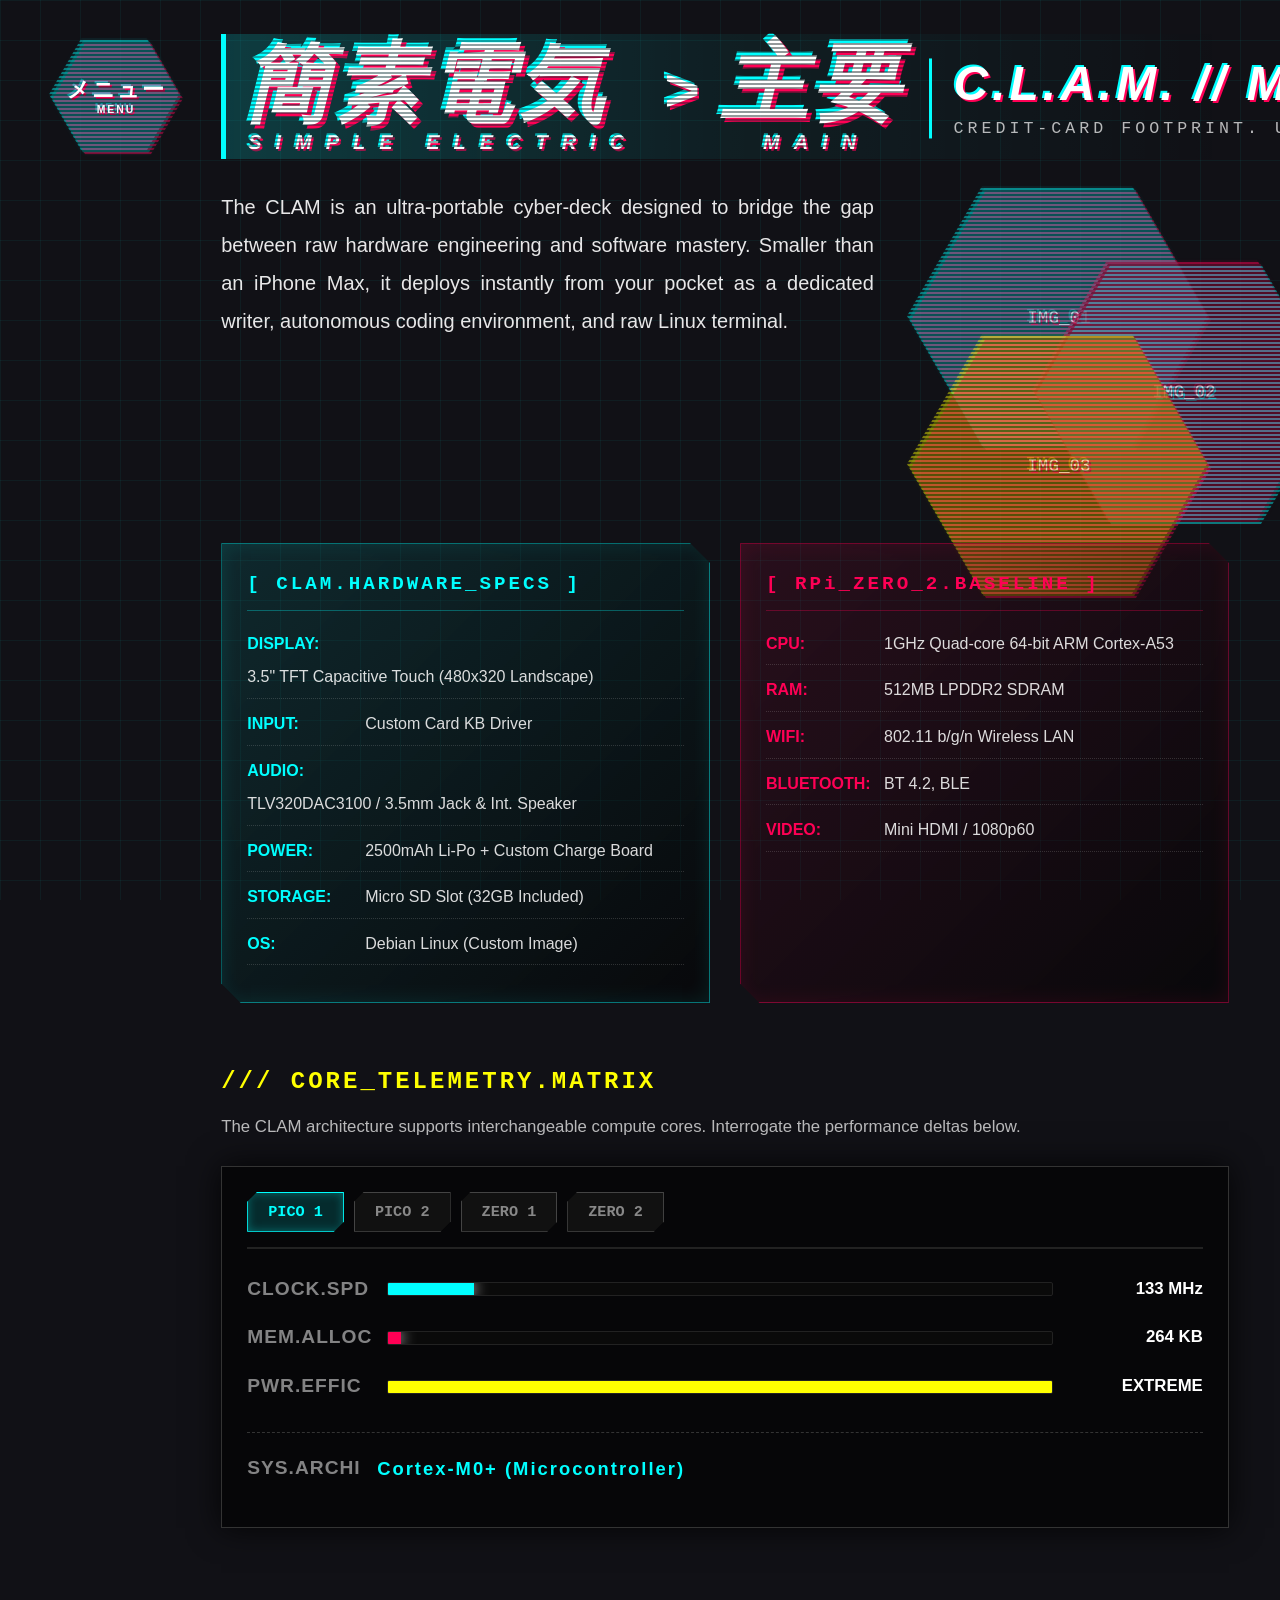
<file: index.html>
<!DOCTYPE html>
<html lang="en">
<head>
    <meta charset="UTF-8">
    <meta name="viewport" content="width=device-width, initial-scale=1.0, viewport-fit=cover">
    <title>Kanso Denki - CLAM</title>
    <link rel="stylesheet" href="./style.css">
    <script src="./script.js" defer></script>
</head>
<body>
    <div class="site-layout">
        <!-- Navigation dropdown corridor -->
        <aside class="sidebar-slot" id="slot-nav"></aside>

        <!-- Main column: Header aligned with Content -->
        <div class="main-column">
            <header class="header-slot" id="slot-header"></header>
            
            <main class="content-area">
                <section id="home-content" class="page-content" data-component="components/home.html"></section>
                <section id="products-content" class="page-content" data-component="components/products.html"></section>
                <section id="about-content" class="page-content" data-component="components/about.html"></section>
                <section id="contact-content" class="page-content" data-component="components/contact.html"></section>
            </main>
        </div>
    </div>
</body>
</html>
</file>
<file: style.css>
/* ===================================================
   KANSO DENKI - Master Stylesheet
   Imports modular stylesheets matching component layout
   =================================================== */

@import "./styles/base.css";
@import "./styles/header.css";
@import "./styles/nav.css";
@import "./styles/clam.css";
@import "./styles/products.css";
</file>
